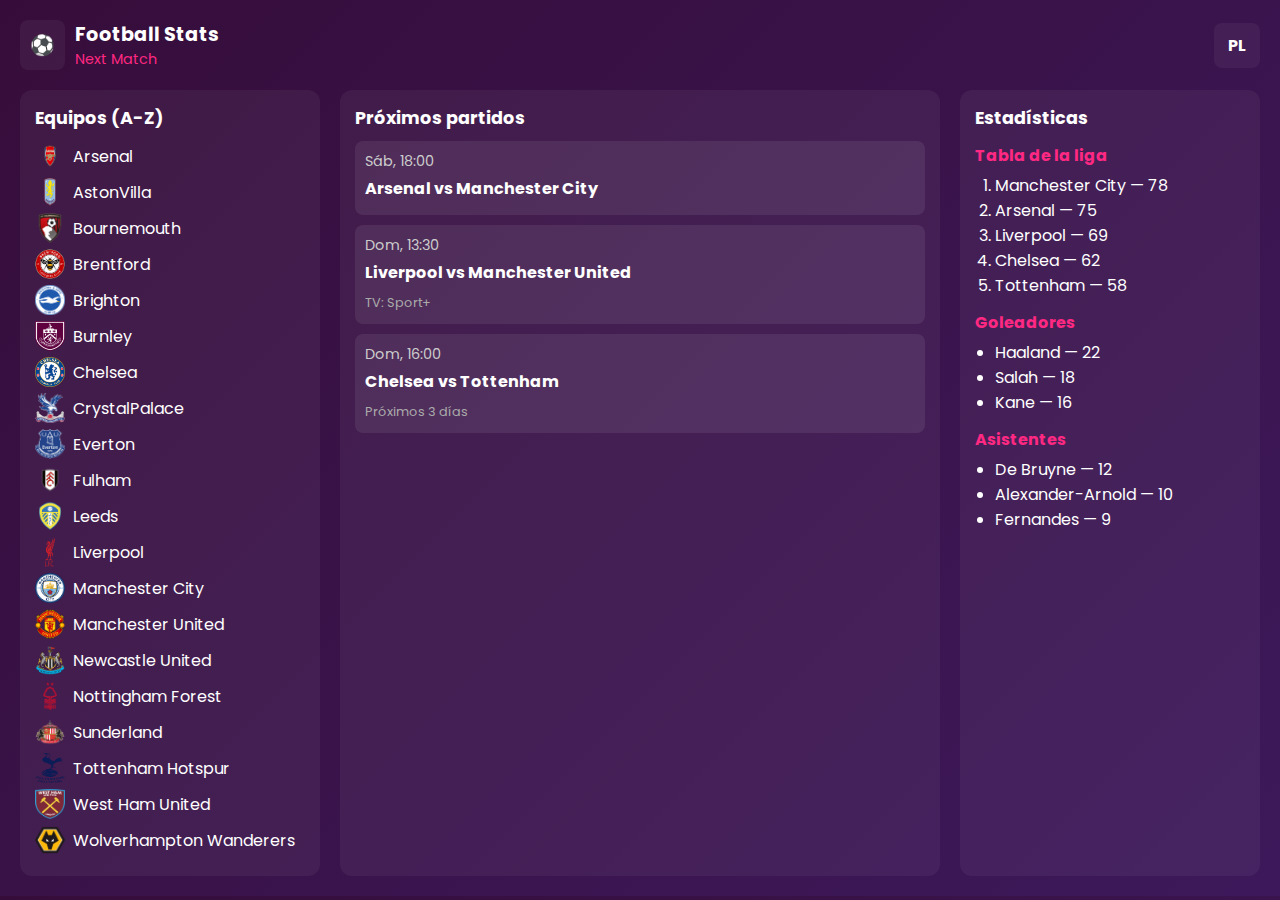
<file: nextmatch/html_premier/index.html>
<!doctype html>
<html lang="es">
<head>
  <meta charset="utf-8" />
  <meta name="viewport" content="width=device-width, initial-scale=1" />
  <title>Next Match — Football Stats</title>
  <link rel="stylesheet" href="style.css" />
  <link href="https://fonts.googleapis.com/css2?family=Poppins:wght@400;600;700&display=swap" rel="stylesheet">
</head>
<body>
  <header>
    <div class="brand">
      <div class="logo">⚽</div>
      <div>
        <h1>Football Stats</h1>
        <p>Next Match</p>
      </div>
    </div>
    <div class="league-badge">PL</div>
  </header>

  <main class="container">
    <!-- Equipos -->
    <section class="teams">
      <h2>Equipos (A-Z)</h2>
      <ul>
        <li><img class="Arsenal" src="Arsenal.png" width="30px" height="30px" alt="Arsenal">Arsenal</li>
        <li><img class="AstonVilla" src="AstonVilla.png" width="30px" height="30px" alt="AstonVilla">AstonVilla</li>
        <li><img class="Bournemouth" src="Bournemouth.png" width="30px" height="30px" alt="Bournemouth">Bournemouth</li>
        <li><img class="Brentford" src="Brentford.png" width="30px" height="30px" alt="Brentford">Brentford</li>
        <li><img class="Brighton" src="Brighton.png" width="30px" height="30px" alt="Brighton">Brighton</li>
        <li><img class="Burnley" src="Burnley.png" width="30px" height="30px" alt="Burnley">Burnley</li>
        <li><img class="Chelsea" src="Chelsea.png" width="30px" height="30px" alt="Chelsea">Chelsea</li>
        <li><img class="CrystalPalace" src="CrystalPalace.png" width="30px" height="30px" alt="CrystalPalace">CrystalPalace</li>
        <li><img class="Everton" src="Everton.png" width="30px" height="30px" alt="Everton">Everton</li>
        <li><img class="Fulham" src="Fulham.png" width="30px" height="30px" alt="Fulham">Fulham</li>
        <li><img class="Leeds" src="Leeds.png" width="30px" height="30px" alt="Leeds">Leeds</li>
        <li><img class="Liverpool" src="Liverpool.png" width="30px" height="30px" alt="Liverpool">Liverpool</li>
        <li><img class="Manchester City" src="ManchesterCity.png" width="30px" height="30px" alt="Manchester City">Manchester City</li>
         <li><img class="Manchester United" src="ManchesterUnited.png" width="30px" height="30px" alt="Manchester United">Manchester United</li>
        <li><img class="Newcastle" src="Newcastle.png" width="30px" height="30px" alt="Newcastle">Newcastle United</li>
        <li><img class="NottinghamForest" src="NottinghamForest.png" width="30px" height="30px" alt="Nottingham Forest">Nottingham Forest</li>
        <li><img class="Sunderland" src="Sunderland.png" width="30px" height="30px" alt="Sunderland">Sunderland</li>
        <li><img class="Tottenham" src="Tottenham.png" width="30px" height="30px" alt="Tottenham">Tottenham Hotspur</li>
        <li><img class="WestHam" src="WestHam.png" width="30px" height="30px" alt="West Ham">West Ham United</li>
        <li><img class="Wolves" src="Wolves.png" width="30px" height="30px" alt="Wolves">Wolverhampton Wanderers</li>
      </ul>
    </section>

    <!-- Próximos partidos -->
    <section class="matches">
      <h2>Próximos partidos</h2>
      <div class="match-card">
        <span>Sáb, 18:00</span>
        <strong>Arsenal vs Manchester City</strong>
      </div>
      <div class="match-card">
        <span>Dom, 13:30</span>
        <strong>Liverpool vs Manchester United</strong>
        <small>TV: Sport+</small>
      </div>
      <div class="match-card">
        <span>Dom, 16:00</span>
        <strong>Chelsea vs Tottenham</strong>
        <small>Próximos 3 días</small>
      </div>
    </section>

    <!-- Estadísticas -->
    <section class="stats">
      <h2>Estadísticas</h2>
      <h3>Tabla de la liga</h3>
      <ol>
        <li>Manchester City — 78</li>
        <li>Arsenal — 75</li>
        <li>Liverpool — 69</li>
        <li>Chelsea — 62</li>
        <li>Tottenham — 58</li>
      </ol>

      <h3>Goleadores</h3>
      <ul>
        <li>Haaland — 22</li>
        <li>Salah — 18</li>
        <li>Kane — 16</li>
      </ul>

      <h3>Asistentes</h3>
      <ul>
        <li>De Bruyne — 12</li>
        <li>Alexander-Arnold — 10</li>
        <li>Fernandes — 9</li>
      </ul>
    </section>
  </main>
</body>
</html>
</file>
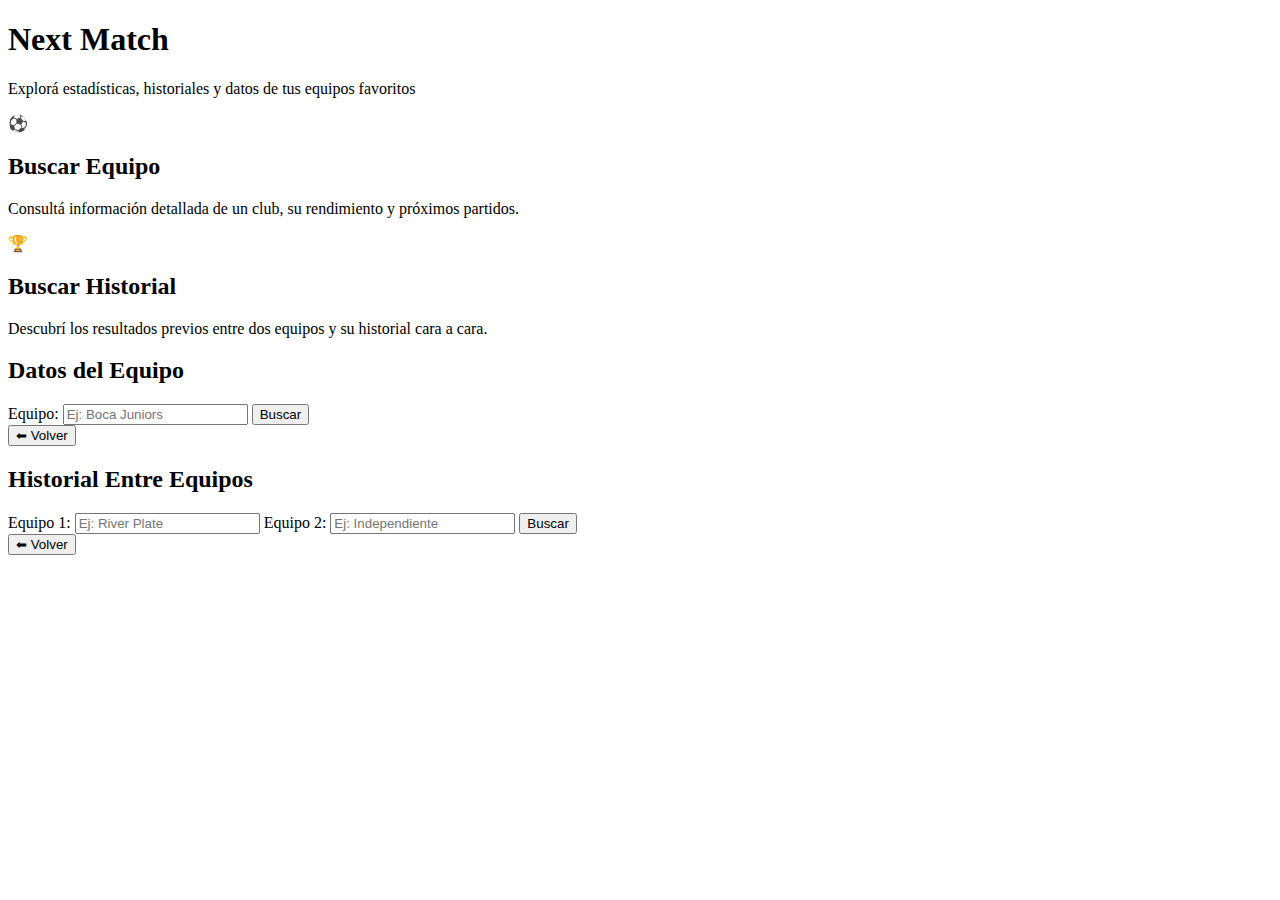
<file: nextmatch/src/main/resources/templates/index.html>
<!DOCTYPE html>
<html lang="es" xmlns:th="http://www.thymeleaf.org">
<head>
  <meta charset="UTF-8" />
  <meta name="viewport" content="width=device-width, initial-scale=1.0" />
  <title th:text="${titulo} + ' - Next Match'">Next Match</title>
  <link rel="stylesheet" th:href="@{/css/style.css}" />
</head>
<body>
  <div class="app-container">
    <!-- HEADER -->
    <header class="hero">
      <h1 th:text="${titulo}">Next Match</h1>
      <p>Explorá estadísticas, historiales y datos de tus equipos favoritos</p>
    </header>

    <!-- OPCIONES PRINCIPALES -->
    <main class="options">
      <div class="card" id="equipo-card" onclick="mostrarSeccion('equipo')">
        <div class="icon">⚽</div>
        <h2>Buscar Equipo</h2>
        <p>Consultá información detallada de un club, su rendimiento y próximos partidos.</p>
      </div>

      <div class="card" id="historial-card" onclick="mostrarSeccion('historial')">
        <div class="icon">🏆</div>
        <h2>Buscar Historial</h2>
        <p>Descubrí los resultados previos entre dos equipos y su historial cara a cara.</p>
      </div>
    </main>

    <!-- SECCIÓN EQUIPO -->
    <section class="panel" id="equipo">
      <h2>Datos del Equipo</h2>
      <label for="team">Equipo:</label>
      <input type="text" id="team" placeholder="Ej: Boca Juniors" />
      <button onclick="buscarEquipo()">Buscar</button>
      <div class="resultados" id="resultados-equipo"></div>
      <button class="volver" onclick="volver()">⬅ Volver</button>
    </section>

    <!-- SECCIÓN HISTORIAL -->
    <section class="panel" id="historial">
      <h2>Historial Entre Equipos</h2>
      <label for="team1">Equipo 1:</label>
      <input type="text" id="team1" placeholder="Ej: River Plate" />
      <label for="team2">Equipo 2:</label>
      <input type="text" id="team2" placeholder="Ej: Independiente" />
      <button onclick="buscarHistorial()">Buscar</button>
      <div class="resultados" id="resultados-historial"></div>
      <button class="volver" onclick="volver()">⬅ Volver</button>
    </section>
  </div>

  <script>
    // JS básico para cambiar de vista
    function mostrarSeccion(id) {
      document.querySelector('.options').style.display = 'none';
      document.getElementById(id).style.display = 'block';
    }

    function volver() {
      document.querySelectorAll('.panel').forEach(p => p.style.display = 'none');
      document.querySelector('.options').style.display = 'flex';
    }

    function buscarEquipo() {
      // Lógica futura de búsqueda
      document.getElementById('resultados-equipo').innerText = "🔍 Buscando datos del equipo...";
    }

    function buscarHistorial() {
      // Lógica futura de búsqueda
      document.getElementById('resultados-historial').innerText = "📊 Buscando historial entre equipos...";
    }
  </script>
</body>
</html>
</file>
<file: nextmatch/html_premier/style.css>
:root {
  --bg-1: #360D3A;
  --bg-2: #3D195B;
  --accent: #FF2882;
  --glass: rgba(255,255,255,0.05);
}

* {
  box-sizing: border-box;
  margin: 0;
  padding: 0;
}

body {
  font-family: 'Poppins', sans-serif;
  color: white;
  background: linear-gradient(135deg, var(--bg-1), var(--bg-2));
  padding: 20px;
}

/* Header */
header {
  display: flex;
  justify-content: space-between;
  align-items: center;
  margin-bottom: 20px;
}

.brand {
  display: flex;
  align-items: center;
  gap: 10px;
}

.logo {
  background: var(--glass);
  border-radius: 8px;
  padding: 10px;
  font-size: 20px;
}

.brand h1 {
  font-size: 1.2rem;
}

.brand p {
  font-size: 0.9rem;
  color: var(--accent);
}

.league-badge {
  background: var(--glass);
  border-radius: 8px;
  padding: 10px 14px;
  font-weight: bold;
}

/* Layout */
.container {
  display: grid;
  grid-template-columns: 1fr 2fr 1fr;
  gap: 20px;
}

/* Sections */
section {
  background: var(--glass);
  padding: 15px;
  border-radius: 12px;
}

h2 {
  font-size: 1.1rem;
  margin-bottom: 10px;
}

/* Equipos */
.teams ul {
  list-style: none;
}

.teams li {
  display: flex;
  align-items: center;
  gap: 8px;
  margin: 6px 0;
}

.dot {
  width: 10px;
  height: 10px;
  border-radius: 50%;
  display: inline-block;
}

/* Matches */
.match-card {
  background: rgba(255,255,255,0.08);
  border-radius: 8px;
  padding: 10px;
  margin-bottom: 10px;
}

.match-card span {
  display: block;
  font-size: 0.9rem;
  color: #ccc;
}

.match-card strong {
  display: block;
  margin: 4px 0;
}

.match-card small {
  font-size: 0.8rem;
  color: #aaa;
}

/* Stats */
.stats h3 {
  margin-top: 12px;
  font-size: 1rem;
  color: var(--accent);
}

.stats ol, .stats ul {
  margin-left: 20px;
  margin-top: 5px;
}
</file>
